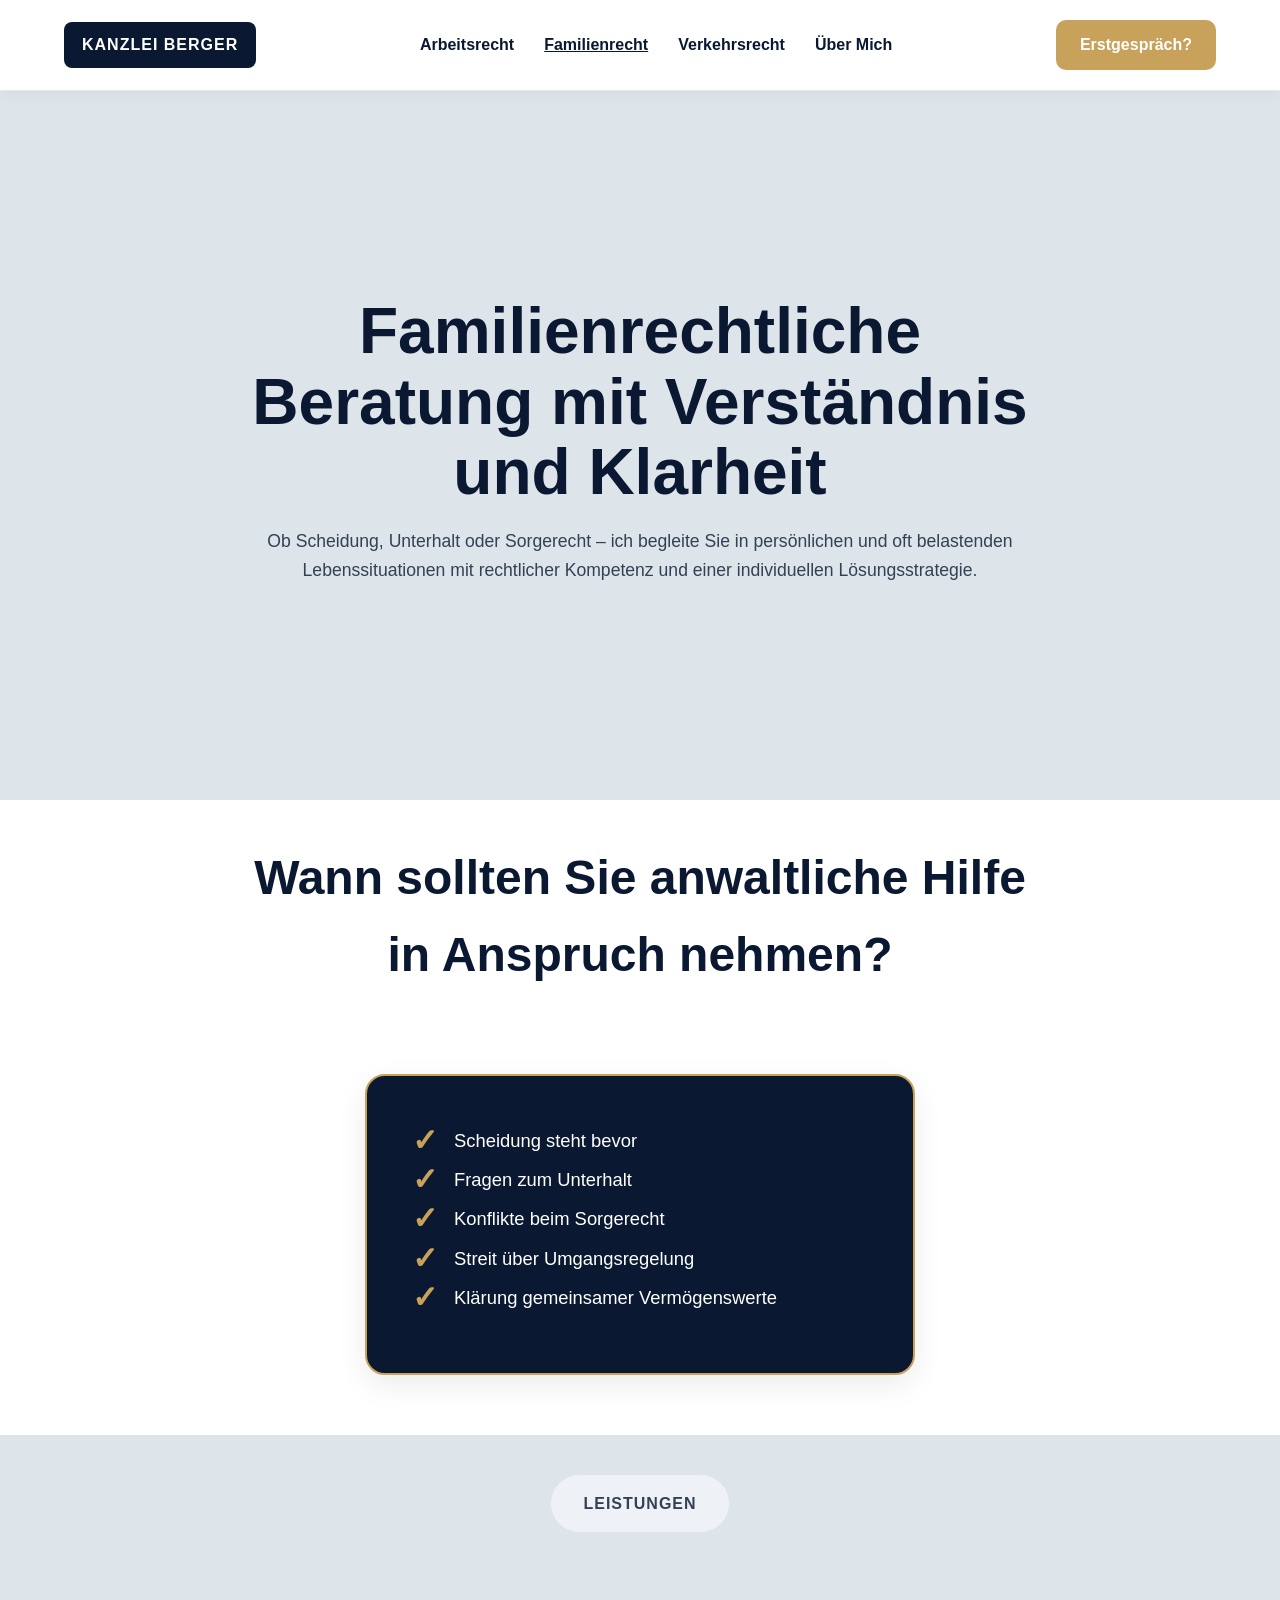
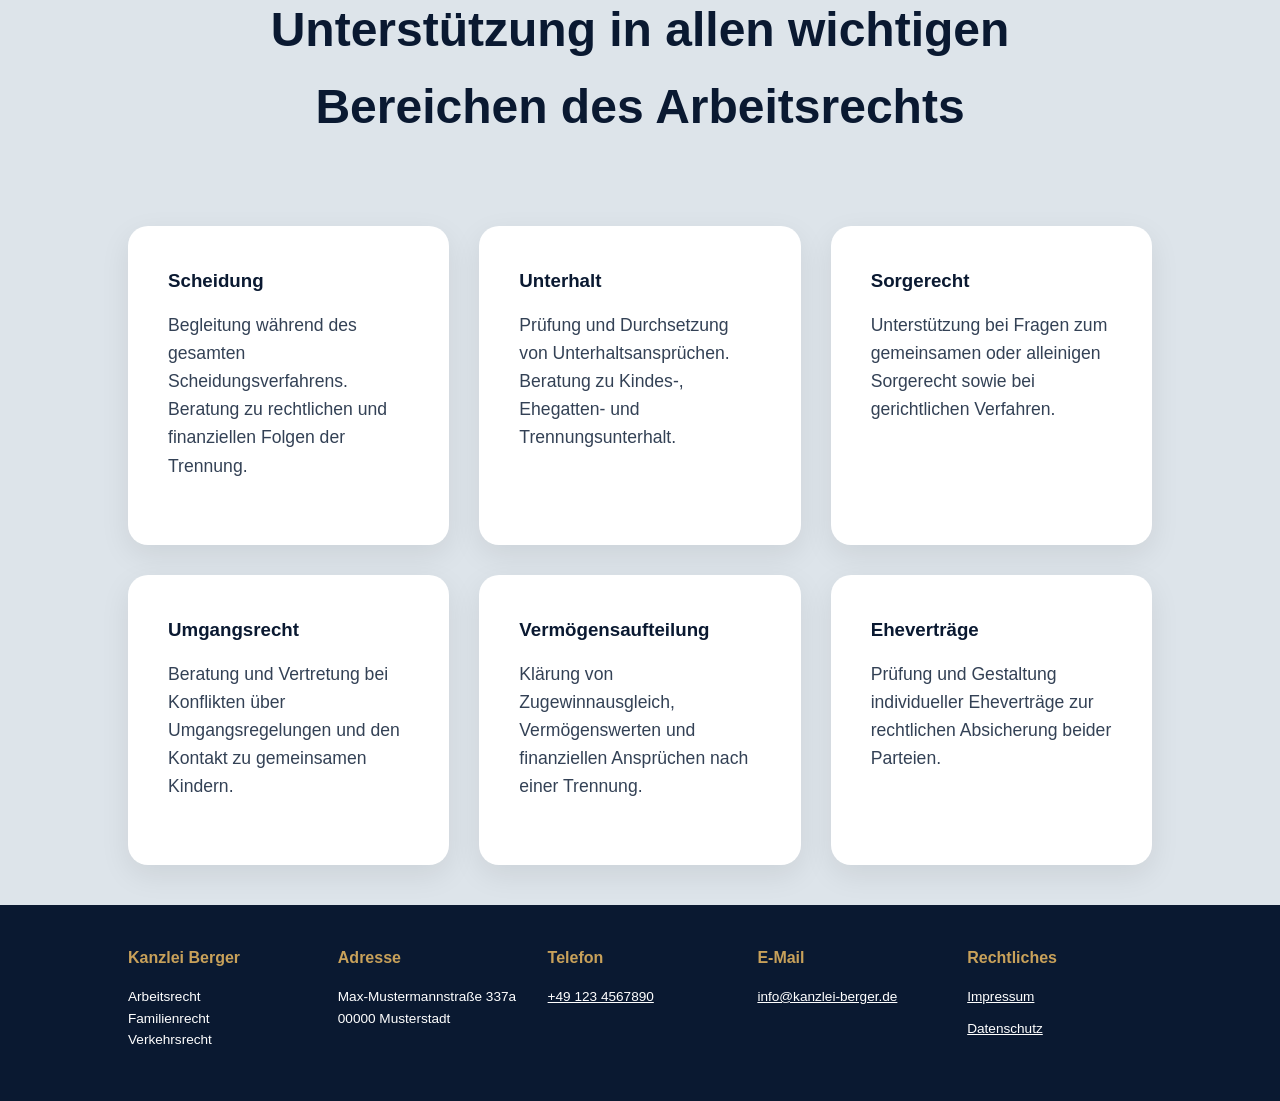
<file: familienrecht.html>
<!DOCTYPE html>
<html lang="de">

<head>

<meta charset="UTF-8">
<meta name="viewport" content="width=device-width, initial-scale=1.0">

<title>Arbeitsrecht | Kanzlei Berger </title>

<meta name="description"
content="Beratung im Familienrecht. Unterstützung bei Scheidung, Unterhalt, Sorgerecht, Umgangsrecht und Eheverträgen.">

<link rel="stylesheet" href="assets/css/style.css">

<script src="assets/js/main.js" defer></script>
         
</head>

<body>

<header>

<nav>

<a href="index.html" class="logo">
         KANZLEI BERGER
</a>

<button class="hamburger">

☰

</button>
         
<ul class="nav-links">

         <li><a href="arbeitsrecht.html">Arbeitsrecht</a></li>
         <li><a href="familienrecht.html" class="active">Familienrecht</a></li>
         <li><a href="verkehrsrecht.html">Verkehrsrecht</a></li>
         <li><a href="index.html#about">Über Mich</a></li>

</ul>

         <a href="index.html#kontakt" class="nav-btn">
            Erstgespräch?
         </a>
   
</nav>

</header>

<section class="hero">

         <div class="hero-content">

                  <h1>
                  Familienrechtliche Beratung mit Verständnis und Klarheit
                  </h1>

                  <p>
                  Ob Scheidung, Unterhalt oder Sorgerecht –
                  ich begleite Sie in persönlichen und oft belastenden
                  Lebenssituationen mit rechtlicher Kompetenz und
                  einer individuellen Lösungsstrategie.
                  </p>
                  
         </div>

</section>

<section class="service-info">

         <div class="section-header">

         <h2>
         Wann sollten Sie anwaltliche Hilfe in Anspruch nehmen?
         </h2>

         </div>
         
         <ul class="service-list">

                  <li><span class="checkmark">✓</span>Scheidung steht bevor</li>

                  <li><span class="checkmark">✓</span>Fragen zum Unterhalt</li>
                 
                  <li><span class="checkmark">✓</span>Konflikte beim Sorgerecht</li>
               
                  <li><span class="checkmark">✓</span>Streit über Umgangsregelung</li>
                
                  <li><span class="checkmark">✓</span>Klärung gemeinsamer Vermögenswerte</li>
         
         </ul>

</section>

<section class="practice-area-section">

         <div class="section-header">

                  <span class="section-tag">
                  LEISTUNGEN
                  </span>

                  <h2>
                  Unterstützung in allen wichtigen Bereichen des Arbeitsrechts
                  </h2>

         </div>

         <div class="practice-grid">

                  <article class="practice-card">

                  <h3>Scheidung</h3>

                  <p>
                  Begleitung während des gesamten Scheidungsverfahrens.
                  Beratung zu rechtlichen und finanziellen Folgen
                  der Trennung.
                  </p>

                  </article>

                  <article class="practice-card">

                  <h3>Unterhalt</h3>

                  <p>
                  Prüfung und Durchsetzung von Unterhaltsansprüchen.
                  Beratung zu Kindes-, Ehegatten- und Trennungsunterhalt.
                  </p>

                  </article>

                  <article class="practice-card">

                  <h3>Sorgerecht</h3>

                  <p>
                  Unterstützung bei Fragen zum gemeinsamen oder
                  alleinigen Sorgerecht sowie bei gerichtlichen Verfahren.
                  </p>

                  </article>

                  <article class="practice-card">

                  <h3>Umgangsrecht</h3>

                  <p>
                  Beratung und Vertretung bei Konflikten über
                  Umgangsregelungen und den Kontakt zu gemeinsamen Kindern.
                  </p>

                  </article>

                  <article class="practice-card">

                  <h3>Vermögensaufteilung</h3>

                  <p>
                  Klärung von Zugewinnausgleich, Vermögenswerten
                  und finanziellen Ansprüchen nach einer Trennung.
                  </p>

                  </article>

                  <article class="practice-card">

                  <h3>Eheverträge</h3>

                  <p>
                  Prüfung und Gestaltung individueller Eheverträge
                  zur rechtlichen Absicherung beider Parteien.
                  </p>

                  </article>
                  
         </div>
         
</section>
                                    
<footer class="footer">

         <div class="footer-grid">

            <div class="footer-item">
              
               <h3>Kanzlei Berger</h3>

               <p>Arbeitsrecht<br> 
                  Familienrecht<br>
                  Verkehrsrecht
               </p>
            
            </div>

            <div class="footer-item">

               <h3>Adresse</h3>

               <p>Max-Mustermannstraße 337a<br>

                  00000 Musterstadt 
               </p>
               
            </div>
                  
            <div class="footer-item">

               <h3>Telefon</h3>

               <a href="tel:+491234567890">
                  +49 123 4567890
               </a>

            </div>

            <div class="footer-item">

               <h3>E-Mail</h3>

               <a href="mailto:info@kanzlei-berger.de">
                  info@kanzlei-berger.de
               </a>

            </div>

            <div class="footer-item">

               <h3>Rechtliches</h3>

               <a href="impressum.html">

                  Impressum
               
               </a>

               <a href="datenschutz.html">

                  Datenschutz

               </a>

            </div>
   
         </div>

</footer>
   
</body>

</html>
</file>
<file: assets/css/style.css>
/* ==========================
   BASIS
========================== */

*{
    margin:0;
    padding:0;
    box-sizing:border-box;
}

html,
body{

    width:100%;
    overflow-x:hidden;

}

html{
    scroll-behavior:smooth;
}

body{
    font-family: Arial, sans-serif;
    color:#334155;
    background:#FFFFFF;
    line-height:1.6;
    padding-top:80px;
}

/* ==========================
   DESIGN SYSTEM
========================== */

:root{

    --navy:#0A1931;
    --gold:#C8A15A;
    --white:#FFFFFF;
    --light:#F7F8FA;
    --text:#334155;
    --grey:#dde4ea;
   
}

/* ==========================
   LAYOUT
========================== */

.container{
    width:90%;
    max-width:1200px;
    margin:auto;
}

/* ==========================
   TYPOGRAFIE
========================== */

h1,h2,h3{
    color:var(--navy);
}

h1{
    font-size:4rem;
    line-height:1.1;
}

p{
    font-size:1.1rem;
}

/* ==========================
   NAVIGATION
========================== */

header{

    position:fixed;

    top:0;

    left:0;

    width:100%;

    z-index:1000;
   
    background:white;
    
    border-bottom:1px solid #e5e7eb;

    box-shadow:0 2px 15px rgba(0,0,0,0.05);

}

nav{

    width:90%;
    
    max-width:1200px;

    margin:auto;

    display:flex;

    align-items:center;

    padding:20px 0;

    gap:50px;

}

.logo{

    background:var(--navy);

    color:white;

    padding:10px 18px;

    border-radius:8px;

    letter-spacing:1px;

    font-size:1rem;

    text-transform:uppercase;
   
}

nav ul{

    display:flex;

    gap:30px;

    list-style:none;

    margin:auto;
   
}

nav a{

    text-decoration:none;
    color:var(--navy);

    font-weight:600;

}

nav a:hover,
nav a.active{

    text-decoration:underline;

}

.nav-btn{

   background:var(--gold);

   color:white;

   padding:12px 24px;

   border-radius:10px;

   text-decoration:none;

   font-weight:600;

}

/* ==========================
   HERO
========================== */

.hero{

    min-height:80vh;

    display:flex;

    align-items:center;

    justify-content:center;

    text-align:center;

    background:var(--grey);

    padding:80px 20px;
   
}

.hero-content{

    max-width:800px;

}

.hero p{

    margin-top:20px;

}

.hero a{

    display:inline-block;

    margin-top:30px;

    background:var(--gold);

    color:white;

    text-decoration:none;

    padding:15px 30px;

    border-radius:8px;

}

/* ==========================
   HERO GRID
========================== */

.hero-grid{

    display:grid;

    grid-template-columns:1fr 1fr;

    gap:60px;
   
    align-items:center;

    width:90%;

    max-width:1200px;

    margin:auto; 

}

.hero-left{

    text-align:left;

}

.hero-right{

    display:flex;

    justify-content:center;

}

.hero-portrait{

    width:100%;

    max-width:450px;

    height:500px;
   
    border-radius:20px;

    overflow:hidden;

    justify-self:end;

}

.hero-portrait img{

    width:100%;

    height:100%;

    object-fit:cover;

    display:block;

}

/* ==========================
   TRUST BAR
========================== */

.stats{

    display:grid;

    grid-template-columns:repeat(4,1fr);

    background:var(--navy);

    color:white;

    padding:60px 10%;

    text-align:center;

}

.stat h2{

    color:white;

    font-size:2.5rem;

    margin-bottom:10px;

}

.stat p{

    color:#cbd5e1;

}

/* Mobile */

@media (max-width:900px){

    .stats{

        grid-template-columns:1fr 1fr;

        gap:30px;

    }

}

/* ==========================
   PRACTICE AREAS
========================== */

.practice-area-section{

    padding:40px 10%;

    background:var(--grey);

}

.section-header{

    text-align:center;

    max-width:800px;

    margin:0 auto 80px;

}

.section-tag{

    display:inline-block;

    padding:16px 32px;

    background:#eef2f7;

    border-radius:30px;

    font-size:1rem;

    font-weight:600;

    letter-spacing:1px;

    margin-bottom:20px;

}

.section-header h2{

    margin-bottom:20px;

    font-size:3rem;

}

.practice-grid{

    display:grid;

    grid-template-columns:repeat(3,1fr);

    gap:30px;

}

.practice-card{

    background:white;

    padding:40px;

    border-radius:20px;

    box-shadow:0 10px 30px rgba(0,0,0,.08);

    transition:.3s ease;

}

.practice-card:hover{

    transform:translateY(-10px);

    box-shadow:0 20px 50px rgba(0,0,0,.15);

}

.practice-icon{

    font-size:3rem;

    margin-bottom:20px;

}

.practice-card h3{

    margin-bottom:15px;

}

.practice-card p{

    margin-bottom:25px;

}

.practice-card ul{

    list-style:none;

    margin-bottom:25px;

}

.practice-card ul li{

    margin-bottom:10px;

}

.practice-card a{

    color:var(--gold);

    font-weight:600;

    text-decoration:none;

}

@media (max-width:900px){

    .practice-grid{

        grid-template-columns:1fr;

    }

    .section-header h2{

        font-size:2.2rem;

    }

}

/* ======================
   ABOUT SECTION
====================== */

.about-section{
   
   display:grid;

   grid-template-columns:1fr 2fr;

   background:var(--navy);

   color:white;
   
   gap:60px;

   align-items:center;

   padding:120px 10%;

}

.about-image{

   background:#dbe4ee;

   border-radius:20px;

   overflow:hidden;

}

.about-image img{

   width:100%;

   height:100%;

   object-fit:cover;

   display:block;

}

.about-content h2{

   font-size:2.75rem;

   color:var(--gold);
   
   line-height:1.1;

   margin-bottom:25px;

}

.about-content p{

   font-size:1.15rem;

   line-height:1.8;

   margin-bottom:30px;

}

.about-btn{

   display:inline-block;

   margin-top:30px;

   background:var(--gold);

   color:white;

   text-decoration:none;

   padding:15px 30px;

   border-radius:10px;

   font-weight:600;

   transition:0.3s;
   
}

.about-btn:hover{

   transform:translateY(-3px);

   box-shadow:0 10px 25px rgba(0,0,0,.15);

}

.about-content ul{

   list-style:none;

   padding:0;

   margin:35px 0;

}

.about-content li{

   margin-bottom:12px;

}

.about-actions{

   display:flex;

   flex-direction:column;

   align-items:center;

}

.checkmark{

         display:inline-block;

         transform:scale(1.7);
   
         color:var(--gold);
   
         font-weight:750;

         margin-right:10px;

}

.contact-section{

         padding:120px 10%;

         background:var(--grey);

}

.contact-grid{

         display:grid;

         grid-template-columns:1fr 1fr;

         gap:50px;

}

.contact-info h2{

         font-size:2.7rem;

         margin-bottom:25px;

}

.contact-form h2{
         
         font-size:2.5rem;

         margin-bottom:25px;

}

.contact-info > p{

         margin-bottom:40px;

         line-height:1.8;
   
}

.contact-item{

         margin-bottom:40px;

}

.contact-form form{

         display:flex;

         flex-direction:column;

         gap:5px;

}

.contact-form input,
.contact-form textarea{

         padding:5px;

         border-radius:10px;

         border:none;

         width:100%;
   
}

.contact-form textarea{

         min-height:150px;

         resize:vertical;

}

.contact-form label{

         font-weight:600;

}

.contact-form button{

         align-self:center;

}

.footer{

         background:var(--navy);

         color:white;

         padding:40px 10%;

         font-size:0.9rem;
   
}

.footer-grid{

         display:grid;

         grid-template-columns:repeat(5,1fr);

         gap:25px;

}

.footer-item h3{

         color:var(--gold);

         margin-bottom:15px;

         font-size:1rem;

}

.footer-item a{

         display:block;

         color:white;

         text-decoration:underline;

         margin-bottom:10px;

         font-size:0.85rem;

}

.footer-item a:hover{

         color:var(--gold);

         transform:scale(1.05);

}

.footer-item p{

         color:white;

         text-decoration:none;

         margin-bottom:10px;

         font-size:0.85rem;

}

.career-section{

         background:var(--gold);

         padding:80px 10% 50px;

}

.career-section h2{

         color:var(--navy);

         font-size:2.75rem;

         font-weight:600;

         margin-bottom:25px;

         text-align:center;

}

.timeline{

         max-width:900px;

         margin:0 auto;

         position:relative;

}

.timeline::before{

         content:"";

         position:absolute;

         left:20px;

         top:0;

         bottom:0;

         width:3px;

         background:var(--navy);

}

.timeline-item{

         position:relative;

         padding-left:70px;

         margin-bottom:25px;

}

.timeline-item::before{

         content:"";

         position:absolute;

         left:12px;

         top:6px;

         width:18px;

         height:18px;

         border-radius:50%;

         background:var(--navy);

}

.timeline-year{

         display:block;

         font-weight:700;

         font-size:1.2rem;

         margin-bottom:8px;

}

.service-list{

   list-style:none;

   max-width:550px;

   margin:30px auto 60px;

   padding:50px;

   background:var(--navy);

   color:white;
   
   border-radius:20px;

   box-shadow:0 10px 30px rgba(0,0,0,.08);

   border:2px solid var(--gold);

}

.service-list li{

   display:flex;

   align-items:center;

   gap:12px;

   font-size:1.15rem;

   margin-bottom:10px;
}

.section-header h2{

   margin-bottom:20px;
   
   margin-top:40px;

}

.page-image{

   width:100%;

   max-width:500px;

   height:400px;

   border-radius:20px;

   overflow:hidden;

   box-shadow:0 15px 40px rgba(0,0,0,.15);

}

.page-image img{

   width:100%;

   height:100%;

   object-fit:cover;

   display:block;

}

.hamburger{

   display:none;

   background:none;

   border:none;

   font-size:2rem;

   cursor:pointer;

}

.image-modal{

   display:flex;

   position:fixed;

   inset:0;

   background:rgba(0,0,0,.85);

   justify-content:center;

   align-items:center;

   z-index:9999;

   opacity:0;

   visibility:hidden;

   transition:opacity .3s ease;

   cursor:pointer;

}

.image-modal.active{

   opacity:1;

   visibility:visible;

}

.modal-image{

   max-width:90%;

   max-height:90%;

   border-radius:15px;

   transform:scale(.9);

   transition:transform .3s ease;

   cursor:default;

}

.image-modal.active .modal-image{

   transform:scale(1);

}

.close-modal{

   position:absolute;

   top:20px;

   right:30px;

   font-size:3rem;

   color:white;

   cursor:pointer;

}

.page-image img,
.hero-portrait img,
.about-image img{

   cursor:zoom-in;

}

.success-popup{

   position:fixed;

   inset:0;

   display:flex;

   flex-direction:column;

   justify-content:center;

   align-items:center;

   text-align:center;

   background:rgba(0,0,0,.75);

   color:white;

   opacity:0;

   visibility:hidden;

   transition:.3s ease;

   z-index:9999;

   padding:20px;

}

.success-popup.show{

   opacity:1;

   visibility:visible;

}

/* ==========================
   RESPONSIVE
========================== */

@media (max-width: 900px){

    .hero-grid{

      display:grid; 
       
      grid-template-columns:1fr;

      gap:20px;

      width:100%;

      max-width:100%;

      padding:0 10px;

    }

    .hero{

        padding:50px 5px;

    }

    .hero-left,
    .hero-content{

        text-align:center;

    }

   nav{
         min-height:80px;
      
         display:flex;

         justify-content:space-between;

         align-items:center;

         padding:0 20px;

      }

   .about-section{

      grid-template-columns:1fr;

   }

   .contact-grid{

      grid-template-columns:1fr;

   }

   .footer-grid{

      grid-template-columns:1fr;

   }

   .service-list{

      max-width:100%;

      padding:0 20px;

   }

   .service-list li{

      font-size:1rem;

   }

   
   .hamburger{

      display:block;

   }

   .nav-links{

      display:none;

      flex-direction:column;

      align-items:center;

      gap:10px;

      transition:all .3s ease;

   }

   .nav-links.active{

      display:flex;

      flex-direction:column;

      align-items:center;

      gap:15px;

   }

   .page-image{

      display:flex;

      justify-content:center;

   }

   .page-image img{

      width:100%;

      max-width:500px;

   }

   body{

      overflow-x:hidden;

   }

   .nav-btn{

      display:none;

   }

   .hero-left h1,
   .hero-content h1{

      font-size:2.25rem;

   }

   .logo{

   font-size:0.9rem;
   padding:8px 16px;

   }

   .close-modal{

   top:10px;

   right:20px;

   font-size:2.5rem;

   }

}
</file>
